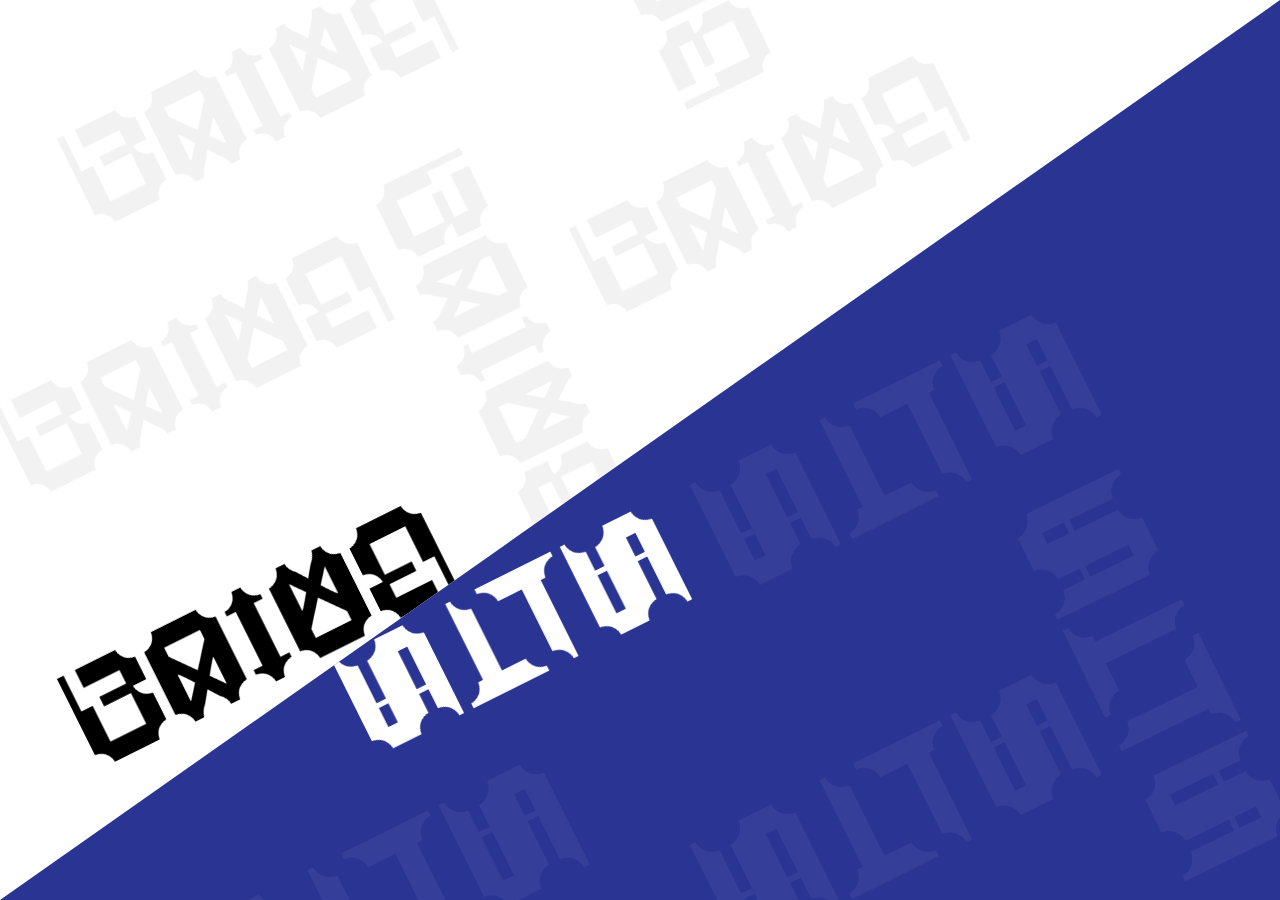
<file: index.html>
<!DOCTYPE html>
<html>
<head>
    <meta name="viewport" content="width=device-width, initial-scale=1.0">
    <link rel="stylesheet" type="text/css" href="css/style.css">
    <title>AltaBaixa</title>
</head>
<body>
    
    <div id="white-side" class="half" onclick="flip('white-side')">
        <img src="img/baixa.png" id="imagem-baixa">
        <img src="img/baixa.png" id="imagem-bback">
        <img src="img/baixa.png" id="imagem-bback2">
        <img src="img/baixa.png" id="imagem-bback3">
        <img src="img/baixa.png" id="imagem-bback4">
        <img src="img/baixa.png" id="imagem-bback5">
    </div>
    <div id="blue-side" class="half" onclick="flip('blue-side')">
        <img src="img/alta.png" id="imagem-alta">
        <img src="img/alta.png" id="imagem-aback">
        <img src="img/alta.png" id="imagem-aback2">
        <img src="img/alta.png" id="imagem-aback3">
        <img src="img/alta.png" id="imagem-aback4">
        <img src="img/alta.png" id="imagem-aback5">
    </div>
</body>
<script>
    function flip(sideId) {
    var body = document.body;

    if (sideId === 'white-side') {
        body.classList.add('slide-right');
    } else if (sideId === 'blue-side') {
        body.classList.add('slide-left');
    }

    setTimeout(function() {
        
        if (sideId === 'white-side') {
            window.location.href = 'white-side-page.html';
        } else if (sideId === 'blue-side') {
            window.location.href = 'blue-side-page.html';
        }
    }, 300); 
}
</script>
</html>
</file>
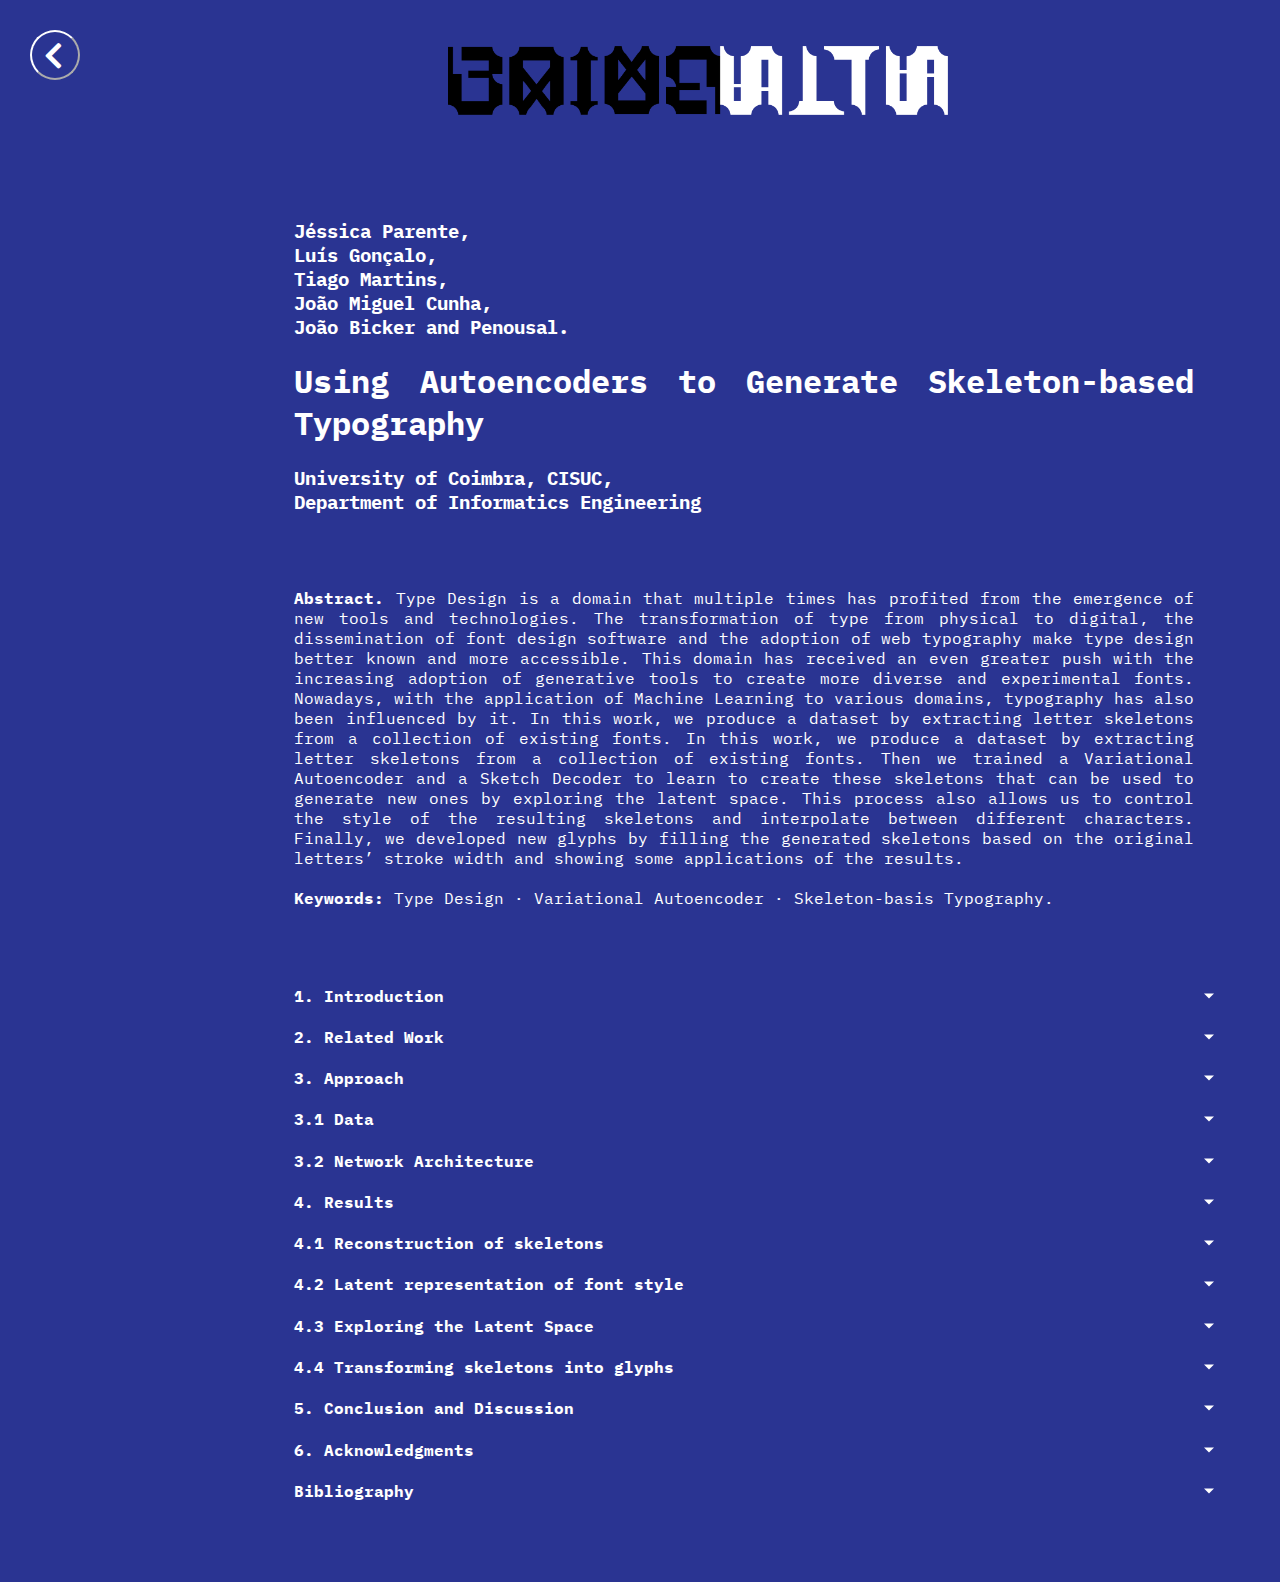
<file: blue-side-page.html>
<!DOCTYPE html>
<html>

<head>
  <meta name="viewport" content="width=device-width, initial-scale=1.0">
  <title>AltaBaixa</title>
  <link rel="stylesheet" type="text/css" href="css/style-blue.css" />
  <link rel="stylesheet" href="https://use.fontawesome.com/releases/v5.15.4/css/all.css" />
  <link rel="preconnect" href="https://fonts.googleapis.com" />
  <link rel="preconnect" href="https://fonts.gstatic.com" crossorigin />
  <link
    href="https://fonts.googleapis.com/css2?family=IBM+Plex+Mono:ital,wght@0,100;0,200;0,300;0,400;0,500;0,600;0,700;1,100;1,200;1,300;1,400;1,500;1,600;1,700&family=IBM+Plex+Sans:ital,wght@0,100;0,200;0,300;0,400;0,500;0,600;0,700;1,100;1,200;1,300;1,400;1,500;1,600;1,700&display=swap"
    rel="stylesheet" />
</head>

<body>
  <img src="img/altabaixa2.png" id="nome-revista" />

  <button onclick="window.location.href='index.html'" class="circle-button">
    <i class="fas fa-chevron-left"></i>
  </button>

  <div class="content">
    <h3>
      Jéssica Parente,<br />
      Luís Gonçalo,<br />
      Tiago Martins,<br />
      João Miguel Cunha,<br />
      João Bicker and Penousal.
    </h3>
    <h1>Using Autoencoders to Generate Skeleton-based Typography</h1>
    <h3>
      University of Coimbra, CISUC,<br />
      Department of Informatics Engineering
    </h3>
    <br />
    <br />
    <p>
      <b>Abstract.</b> Type Design is a domain that multiple times has
      profited from the emergence of new tools and technologies. The
      transformation of type from physical to digital, the dissemination of
      font design software and the adoption of web typography make type design
      better known and more accessible. This domain has received an even
      greater push with the increasing adoption of generative tools to create
      more diverse and experimental fonts. Nowadays, with the application of
      Machine Learning to various domains, typography has also been influenced
      by it. In this work, we produce a dataset by extracting letter skeletons
      from a collection of existing fonts. In this work, we produce a dataset
      by extracting letter skeletons from a collection of existing fonts. Then
      we trained a Variational Autoencoder and a Sketch Decoder to learn to
      create these skeletons that can be used to generate new ones by
      exploring the latent space. This process also allows us to control the
      style of the resulting skeletons and interpolate between different
      characters. Finally, we developed new glyphs by filling the generated
      skeletons based on the original letters’ stroke width and showing some
      applications of the results.
      <br />
      <br />
      <b>Keywords:</b> Type Design · Variational Autoencoder · Skeleton-basis
      Typography.
    </p>
    <br />
    <br />

    <h4 data-target="section1">1. Introduction</h4>
    <p id="section1" class="toggle-content">
      The design of type has undergone numerous changes over time [4]. In the
      early years, typography was seen as a system made up of a series of
      rules. The artistic movements that arrived at the beginning of the
      twentieth century rejected the historical forms and transformed outdated
      aspects of visual language and expression. However, projects that
      combined software, arts and design only appeared a few years later with
      the proliferation of personal computers, allowing programming to reach a
      wider audience. Thanks to all these changes, the tools to design type
      changed, and new possibilities for typographic experimentation appeared,
      resulting in (i) grammar-based techniques that explore the principle of
      database amplification (e.g. [2]); (ii) evolutionary systems that breed
      design solutions under the direction of a designer (e.g. [22, 15]);
      (iii) or even, Machine Learning (ML) systems that learn the glyphs
      features to build new ones (e.g. [14]) [18]. These computational
      approaches can also be helpful as a starting point of inspiration.

      <img src="img/Fig.1.png" id="figura1" alt="Figure 1" />

      <small>Fig. 1. Interpolation of the skeleton and stroke width from two
        existing A’s (light blue and red) resulting in a new A (dark blue).</small>

      <br>
      <br>
      <br>
      Most emerging fonts continue to be developed by type designers who study
      the shape of each letter and its design with great precision, despite
      the emergence of these new possibilities. Type design is a hugely
      complex discipline, and its expertise ensures typography quality [28].
      Moreover, with the proliferation of web typography and online reading,
      the use of variable and dynamic fonts has increased, allowing more
      options for font designers and font users. Additionally, visual
      identities created nowadays are becoming more dynamic [17].
      Museums, institutions, organisations, events and media increasingly
      rely on this type of identity. Consequently, designers
      should adapt their work to these new possibilities by creating dynamic
      identities with animations and mutations. Even though new
      computer systems create expressive and out-of-the-box results, they
      do not have the knowledge of an expert. But this is also an advantage,
      allowing non-arbitrary exploitation that extends the range of possibilities.
      It is necessary to create a balance to take advantage of the computational
      systems and the expert labour.
      Moreover, most generative systems that design type focus
      on the letters’ filling and don’t see the structure o a glyph as a
      variation parameter.
      <br>
      <br>
      <br>
      To overcome these limitations, we propose
      an Autoregressive model [9] that creates new glyph skeletons by
      the interpolation of existing ones. Our skeleton-based approach
      uses glyphs skeletons of existing fonts as input to ensure the quality of
      the generated results. The division of the structure and the filling of the
      glyphs add variability to the results. Different glyphs can be created by just
      changing the structure or the filling.
      The proposed approach enables the exploration of a continuous
      range of font styles by navigating on the Autoencoder
      (AE) learnt latent space. With the results of this approach, it is
      also possible to apply different filling methods that use the stroke
      width of the original letters to produce new glyphs (see Figure 1).
      <br>
      <br>
      <br>
      The remainder of this paper is divided into three sections. The following section,
      Related Work, analyzes related projects in the domain of computational
      typography with Artificial Neural Networks (ANNs). The second section, Approach,
      describes the construction of the used dataset and explains the training process.
      Then, in the Results section, we present and discuss the different experimentations
      performed and the obtained results. In this section, we also present a set of
      different possible applications of the outputs of our system. In the final section,
      Conclusion and Discussion, we draw some conclusions and lay out future work.
    </p>

    <h4 data-target="section2">2. Related Work</h4>
    <p id="section2" class="toggle-content">
      Over time, the methods and technologies available for
      type design have improved and designers have to evolve
      and adapt their process of thinking in accordance. Generative
      Adversarial Networks (GANs) have revealed impressive advances,
      presenting high-resolution images nearly indistinguishable from
      the real ones. In the typographic field, they are helpful when one wishes
      to obtain coherent glyphs in a typeface. When designing a typeface,
      one has to simultaneously seek an aesthetically appealing result and coherence
      among the different glyphs. This can be facilitated by exploring the similarities between
      the same letter present across diverse fonts, and the transferred
      stylistic elements within the same font [5]. Balashova et
      al. [2] develop a stroke-based geometric model for glyphs, a fitting
      procedure to re-parametrise arbitrary fonts to capture these correlations.
      The framework uses a manifold learning technique that allows for
      interactively improving the fit quality and interpolating, adding or removing
      stylistic elements in existing fonts. Campbell and Kautz [3] develop a similar
      contour-based framework allowing the editing of a glyph and the propagation
      of stylistic elements across the entire alphabet. Phan et al. [19] and Suveeranont and Igarashi [26] present
      two different frameworks that give one or more outline-based
      glyphs of several characters as input, producing a complete typeface
      that bears a similar style to the inputs. Rehling and Hofstadter
      [21] use one or more grid-based lowercase letters to generate the
      rest of the Roman alphabet, creating glyphs that share different style
      features. Azadi et al. [1] develop an end-to-end stacked conditional GAN
      model to generate a set of highly-stylised glyph images following a consistent
      style from very few examples.
      <br>
      <br>
      <br>
      We can also imitate the behaviour of a variable font using
      Recurrent Neural Networks (RNNs) and interpolate to obtain
      intermediate results. Lopes et al. [14] model the drawing process
      of fonts by building sequential generative models of vector graphics.
      Their model provides a scale-invariant representation of imagery.
      The latent representation may be systematically exploited to achieve
      style propagation. Shamir and Rappoport [24] present a parametric feature-
      based font design approach. The development of a visual design system
      and the use of constraints for preserving the designer’s intentions create a more
      natural environment in which high-level parametric behaviours can be defined.
      By changing the glyph parameters they create several family
      instances. Also, outside the typographic field, there are some
      good examples exploring the latent space. Sketch-RNN [7] is an
      RNN able to construct stroke-based drawings. The network produces
      sketches of common objects in a vector format and explores the latent
      space interpolation of various vector images. There is also increased
      attention to these networks and their application to facilitate the use and
      combination of fonts. A usual way to combine different fonts is by using fonts
      from the same family or created by the same designer. Another way is to find fonts that match x-height and
      ascenders/descenders. Fontjoy [20] is another tool to facilitate
      the process of mixing and matching typefaces and choosing
      fonts to use side by side. FontMap [8] and Font-VAE [10] are tools
      developed with the goal of discovering alternative fonts with the
      same aesthetics.
    </p>

    <h4 data-target="section3">3. Approach</h4>
    <p id="section3" class="toggle-content">
      In this section, we present the developed model that generates
      new letter skeletons by interpolating existing ones. This
      process allows us to control the style of the resulting font by navigating
      the latent space. We explain all the steps taken, from the
      data collection and editing, passing through the development of the
      network architecture until the experimentation and analysis of the results.

    <h4 data-target="section3.1">3.1 Data</h4>
    <p id="section3.1" class="toggle-content">
      One of the most important aspects of our approach is the
      collection and pre-processing of the dataset. We compile a
      collection of fonts in TTF font format with different weights from
      Google Fonts [6]. This dataset is composed of five different font
      styles, Serif, Sans Serif, Display, Handwriting and Monospace. We opted
      not to use handwriting and display fonts because they were largely
      distinct from the rest, which is not desirable for our approach. Their ornamental
      component, sometimes not even filled, complicates the extraction of
      a representative skeleton. We only worked with 26 characters (A-Z) of the Latin alphabet
      in their capital format. We believed that, as a work in progress,
      it would be best to create a dataset with a few characters.
      By just using capital letters, we are reducing the complexity of the
      approach. After selecting the fonts, we remained with 2623 TTF files. Then, we use
      the library Skelefont [16] to extract the skeleton of a font file. It applies the
      Zhang-Suen Thinning Algorithm [29] to derive the structural lines of a binary
      image. This library also allows the extraction of the points of the skeletons
      as well as the connections between them. It can also calculate
      the distance between the points and their closest borderline
      pixel, returning the stroke width of the original glyph at each
      of these points.For each font, we rasterise the vectors that compose
      the skeleton of each glyph into a 64x64px black and white image. We
      also save all points’ positions and stroke width of the original glyph in a file
      to use later to generate the filling of the glyphs Then, we repeat the process
      for the 26 letters of the alphabet (capital letters of the Latin alphabet only). This
      process is shown in the first three images of the diagram in Figure 2.
    </p>

    <h4 data-target="section3.2">3.2 Network Architecture</h4>
    <p id="section3.2" class="toggle-content">
      The proposed model consists of a Conditional Variational
      Autoencoder (VAE) [11] and an Autoregressive sketch decoder.
      We used a VAE instead of a regular AE to allow us to manipulate
      the latent vectors more easily. The output of the VAE are the parameters
      of distribution instead of vectors in the latent space. Moreover,
      the VAE imposes a constraint on this latent distribution forcing it to be a
      normal distribution which makes sure that the latent space is regularised.
      Therefore, we can create smoother transitions between different fonts when
      we sample the latent space moving from one cluster to the other. The Conditional part of the model allows us to
      input which
      letter we are encoding and decoding allowing us to manipulate
      better which letter we are creating. Finally, as all the letters
      share the same latent space we can also explore the skeletons between
      different letters.
      <br>
      <br>
      <br>
      Figure 2 shows a diagram of the architecture used. In summary, the encoder
      employs a Convolutional Neural Network (CNN) that processes the greyscale
      images and encodes them into two 64-D latent vectors which consist of a set of
      means (μ) and standard deviations (σ) of a Gaussian representation.
      Through experimentation, we found that size 64 for the latent
      code presents the best results for our approach as it is a
      good trade-off, allowing us to compress all the characteristics of
      the letter while keeping its tractability. Then, using the mean and
      standard deviation we take a sample from the Gaussian representation
      z to be used as input for both decoders, the image decoder and the
      sketch decoder. The image decoder consists of a set of convolutional transpose
      layers that receive the z vector and decodes it into a greyscale image
      which is compared with the original input.
      The sketch decoder consists of an LSTM [9] with dropout [25,
      23] that transforms the z vector into a sequence of 30 points
      creating a single continuous path. This path is rasterised using
      a differentiable vector graphics library [13] to produce an output
      image. This library allows converting vector data to a raster representation
      while facilitating backpropagation between the two domains. In
      the rasterisation process, we take the sequence of 30 x and y values and
      transform them to canvas coordinates. Then, we create a line that connects all points following
      the same order they are returned from the sketch decoder.
      The width of this path needs to be carefully selected to match
      the width of the original skeleton. If the width of the path is thinner
      than in the original images, at some part of the training process, the
      network stops trying to compose the whole letter and starts to fill the
      width of the letter in a zig-zag manner. However, if the line is thicker than
      in the original images we lose detail in the final skeleton.
      <br>
      <br>
      <br>
      Finally, we render the produced path in a canvas as a greyscale
      image that is compared with the original image. Although the
      standard VAE works at the pixel level, the output of our sketch
      decoder is a sequence of points, thus allow- ing the generation of
      scalable vector graphics that allow easier manipulation of the generated
      skeletons without losing quality. The loss value is calculated in a
      similar way as in the standard VAEs. We calculate the Binary Cross Entropy
      between the output images of the image decoder and the original inputs.
      We also calculate the Kullback-Leibler Divergence
      [12] to allow a regularised distribution of
      the latent space. Finally, we compute the Binary
      Cross Entropy between the original inputs and the
      output of the sketch decoder. To obtain the final loss
      value we add the three values together.

      <img src="img/Fig.2.jpg" id="figura2" alt="Figure 2" />
      <small>Fig.2 Diagram of the architecture of our approach.</small>

    </p>
    </p>

    <h4 data-target="section4">4. Results</h4>
    <p id="section4" class="toggle-content">
      The VAE and sketch decoder trained for 50 epochs with a
      learning rate of 0.001 and a batch size of 256. As mentioned
      before, we use 2623 64 × 64px black and white images of
      skeletons for each capital letter of the Latin alphabet, so our dataset
      is constituted of 68 198 images.

    <h4 data-target="section4.1">4.1 Reconstruction of skeletons</h4>
    <p id="section4.1" class="toggle-content">
      As mentioned before, the model returns a sequence of points that, when
      connected, create a reconstruction of the skeleton image used as input.
      In most cases, the generated strokes reconstruct the basic
      features of the skeleton. For example, in the case of the letter
      “A”, the network first creates one stem, then the crossbar connects
      both stems and finally draws the second stem. Even though
      there is nothing to control the distance between points or to enforce
      them to be close, the network learns that it needs to connect both stems
      at the beginning and the end of the sequence.
      Another interesting feature observable in the reconstruction
      is related to how the ANN handles the letter “T”. This letter
      presents one of the simplest skeletons of the alphabet, so the
      network can learn how to generate the whole structure of the letter
      very quickly in comparison with others.
      <br>
      <br>
      <br>
      Figure 3 presents a comparison between the original inputs and the reconstructed
      skeletons using a single stroke. The reconstructions of “C”, “L”
      or “K”, for example, are very similar. The letters “A”, “X” and “K” present a more complex challenge
      to the network as it needs to create a path that overlaps itself
      to draw the whole letter structure with only one line. Sometimes,
      the serif is lost in the reconstruction due to the same issue. The line
      must overlap itself multiple times to create the small parts without
      messing with the overall structure of the letter. But the other reason for
      this could be that the number of letters with serif is lower than the number
      of letters without it In summary, even though the small details of
      the letters might be lost, our network is able to
      create the minimal structure of the letter, generating
      skeletons that cannot be confused with any
      other letter.

      <img src="img/Fig.3.png" id="figura3" alt="Figure 3" />
      <small> 3. Comparison between the originals (left) and the reconstructed skeletons (right).</small>

    </p>

    <h4 data-target="section4.2">4.2 Latent representation of font style</h4>
    <p id="section4.2" class="toggle-content">
      To understand if the trained model can learn a latent representation
      for the different letters that is smooth and interpretable,
      we need to visualise the 64-dimensional z vectors for the
      dataset. So we take all the images of the dataset (68198 images) and
      encode them using our network. Then, using the means and standard
      deviations of each encoded image we took a sample from the distribution.
      Finally, we took all the z vectors and reduced their dimensionality using
      the t-SNE algorithm [27]. This allows us to reduce the z vectors from a size of 64 to two
      dimensions which can be translated to positions in a two-dimensional
      domain. For each position of a two-dimensional grid,
      we place the image of the best candidate. We select this candidate
      by finding the two-dimensional encoding closest to that position.
      Figure 4 presents the visualisation of the results. In general, the model
      can separate the different letters into clusters. In some cases, it is also possible
      to observe that similar letters are placed near each other, for example in
      the case of the letters “B”, “R” and “P”. These three letters present similar anatomical characteristics,
      they share a top bowl and they all have a vertical stem, thus
      they are placed near each other. The same happens for the letters
      “T” and “I” which are placed more separately from the rest but near
      each other. Even though the majority of the skeletons for the letter
      “I” is represented with a single stem, in some cases, when they have serif,
      they are similar to the letter “T” but with a cross stroke on the top and
      bottom part of the letter. This leads to both letters having a strong similarity
      between each other, therefore they are placed together in the latent space.
      <br>
      <br>
      <br>
      We also create a similar representation contemplating the
      skeleton images of a single letter (2623 images). To understand
      if the trained model was able to smoothly change styles
      within the same letter we created a similar visualisation as in Figure
      4. Figure 5 presents the visualisation of the results for the letter “R”. As
      it is possible to observe, the model is able to separate the different font
      weights across the latent space, creating different regions. The zoom-in boxes show four separate locations where
      we
      notice a concentration of specific font styles. In (A) it is presented
      a region where the condensed fonts are, while the opposite
      corner (D) represents the most extended fonts. It is also possible to
      observe that (B) represents the italic, and finally (C) presents most of
      the fonts with serifs. Local changes within these regions are also visible,
      where the font width increases when distancing from the region (A) and
      approximating to the region (D). It is also possible to observe a slight increase
      in the font height in the top-bottom direction.


      <img src="img/Fig.4.png" id="figura4" alt="Figure 4" />
      <small>Fig. 4. t-SNE visualisation of the learned latent space z for all the capital letters of the Latin
        alphabet.</small>

      <img src="img/Fig.5.png" id="figura5" alt="Figure 5" />
      <small>Fig. 5. t-SNE visualisation of the learned latent space z for a single letter.</small>

    </p>

    <h4 data-target="section4.3">4.3 Exploring the Latent Space</h4>
    <p id="section4.3" class="toggle-content">
      After analysing whether the latent space translates font
      characteristics for meaningful latent representation, we explore
      linear interpolations between pairs of skeletons for a given
      glyph. First, we encode two randomly selected fonts from the dataset
      into their corresponding z vectors. Then, we perform a linear interpolation
      between the two vectors and, using the trained sketch decoder,
      we reconstruct the skeletons for these vectors.
      Figure 6 shows some results of this exploration. The first and
      last glyph of each row are the original skeletons, and in the
      middle are the interpolations between them two. The interpolation
      percentage starts at 0% and ends at 100%, which means that
      the second skeleton is a reconstruction of the glyph on the left side,
      and the penultimate skeleton is a reconstruction of the glyph on the
      right.

      <img src="img/Fig.6.png" id="figura6" alt="Figure 6" />
      <small>6. Results of the latent space interpolation between different skeletons of the same letter. An
        example video of multiple interpolations can be found at https://imgur. com/a/qf1m2Da.</small>

      The results show that the model is not only able to decode
      meaningful skeletons but it is also able to control several characteristics
      of it. In the example of the letter “N”, not only the model
      can control the width of the letter, but it also controls its height.
      <br>
      <br>
      <br>
      As it is possible to observe in the interpolations presented in Figure 6, not
      only the model is able to decode meaningful skeletons but it is able to control
      several characteristics of it.
      In the example of the letter “H”, the width of the letter is slightly
      changed until it matches the width of each skeleton input
      image. In the case of the letter “N”, not only the model is able to
      control the width of the letter, but it also controls its height. At the
      same time the width of the letter changes, its height is also modified
      to match its parents, which allows wider control over the skeleton that
      can be created. In the case of the letter “T”, it is possible to observe that the
      model can also control how much the letter is italic. As we go from the left input skeleton image to the right,
      the
      stem of the letter gets closer to a vertical position. This not only
      shows that the model is capable of perceiving different angles
      but it can also transition between them gradually. Therefore, we
      might be able to control all these stylisations of the skeletons by navigating
      the latent space. This can be observed in the visualisation shown
      in Figure 5. There are certain regions dedicated to different letter styles.
      So, we can navigate this space in order to create fonts that demonstrate a set
      of desired styles.
      <br>
      <br>
      <br>
      We also interpolate between skeletons of different letters.
      By observing the resulting skeletons present in Figure 7, we
      observe that the model is able to pass from one skeleton to
      another from different letters. Sometimes the morphings are not
      even expected to be smooth, because some letters have anatomical
      parts completely different, like for instance the “Z” and “T”. The generated
      skeleton starts as “Z” but over time it loses its bottom crossstroke.
      Moreover, its diagonal stroke slightly changes its angle and transforms itself
      into the stem of a “T”.There are also other transformations that are expected, such
      as the case of “P” and “F”, which share a stem. Over the line, the
      generated skeleton opens its bowl to create the arms of the “F”
      and at the same time slightly inclines the stem to create an italic
      glyph according to the inclination of the “F”. Another information that
      we can obtain is that sometimes we start to visualise intermediate skeletons
      that look like other existing letter’s skeletons. For example, when we
      explore the latent space between “G” and “L” in some intermediary steps we
      can observe some resemblance with the letter “C”.

      <img src="img/Fig.7.jpg" id="figura7" alt="Figure 7" />
      <small> Fig. 7. Results of the latent space interpolation between skeletons of different letters.</small>
    </p>

    <h4 data-target="section4.4">4.4 Transforming skeletons into glyphs</h4>
    <p id="section4.4" class="toggle-content">
      So far, we have demonstrated how our system is able to reconstruct
      and create new skeletons through the exploration of latent
      space. However, our goal is to develop a tool to support the design
      process by allowing the creation of artificial variable fonts or morphing
      fonts, so it is imperative to test the application of the generated skeletons.
      <br>
      <br>
      <br>
      As mentioned before, the skeleton extraction library [16] allows,
      in addition to extracting the points, obtaining the stroke
      width at each point of the skeleton. When we created the dataset,
      by extracting the skeletons of the uppercase letters of the Latin
      alphabet for each font file that we selected, we saved the points of
      each skeleton and its stroke width to use posteriorly. With these values,
      we were able to interpolate the stroke width along with the generated
      skeleton. The process of filling the generated skeletons is the following.
      First, we randomly choose two skeletons to interpolate. Then,
      we calculate the stroke width at each point of the generated
      skeletons. To do this, we calculate the corresponding point on the
      skeletons that serve as input for the creation of intermediate skeletons.
      We do this calculation by overlapping the input skeletons and the
      generated skeleton and calculating the closest match. The stroke width
      at each point is a result of combining the interpolation of the widths of the
      input skeletons.Figure 8 shows some results in which each row represents a
      different interpolation. Looking at the generated glyphs, we
      can see that they look similar to a regular font. With a few adjustments,
      we could use them as a variable font. Now, with interpolated
      fill, the contrast between variations is more visible, because we had
      another parameter to the glyph design. By splitting the skeleton and the
      filler we have more visual possibilities because we are not stuck with a filler.
      In these tests, we use filling in the original fonts to fill in the intermediate
      ones, but it is not mandatory. We can even use some fonts to create the skeleton and others
      to create the filling or even use a fixed value along the skeleton.
      By applying the filling, the interpolated glyphs become more
      unique, by suffering more alterations when moving between the
      two input glyphs. For example, in the “S” (Figure 8) we can observe
      that besides the axis alteration, the glyphs also change in contrast.
      The generated “S” near the left is styled more like a modern font, with high
      contrast and serifs. From left to right the contrast inside the generated glyphs
      turns almost nil and they lost the serifs.

      <img src="img/Fig.8.png" id="figura8" alt="Figure 8" />
      <small>Fig. 8. Results of the latent space interpolation filling the skeleton with an interpolated stroke
        width.</small>

      As mentioned before, our system provides a tool to facilitate
      the process of building these dynamic identities with a
      typographic component. With this tool, designers can generate
      skeletons and develop a filling to create their versions of glyphs.
      To demonstrate the application of our system we made a series of
      experimentations with different ways of using the obtained skeletons
      by our model (see Figure 9 and 10). In the first application (Figure 9), we
      present the interpolation* between two input glyphs. The input glyphs are represented in red and light blue while
      the generated one is in dark blue. To visualise the three superimposed
      glyphs, we apply the multiply effect, thus obtaining another
      colour that represents the common parts between the generated
      and the original ones. The generated glyphs are very diverse on
      a visual level, enabling the design of a dynamic visual identity with the
      use of only two fonts. We believe that the mutating factor of these results
      provides an identity that is easily placed side by side with the dynamic visual
      identities and variable fonts that are made these days. In the second application (Figure 10), the generated
      glyphs
      use just the interpolated skeletons. The stroke width is also
      calculated based on the input glyphs. However, the filling is further
      away from the traditional typographic visual aspect. Along the
      skeleton line, we draw a series of crosswise line segments to define
      the width of the glyph’ stroke. The density changes to accommodate the
      same number of line segments between each pair of points.

      <img src="img/Fig.9.png" id="figura9" alt="Figure 9" />
      <small>Fig. 9. First example of application of the generated skeletons into glyphs to create a typographic
        identity. The glyphs present in the images are composed of the two input glyphs, in red
        and light blue, and the interpolated glyph, in dark blue. An example video of multiple interpolations
        can be found at https://imgur.com/3XTecg5.</small>

      <img src="img/Fig.10.png" id="figura10" alt="Figure 10" />
      <small>Fig. 10. Second example of application of the generated skeletons into glyphs to create a typographic
        identity. The glyphs present in the image are the result of the interpolation of two input
        skeleton glyphs.</small>

    </p>

    <h4 data-target="section5">5. Conclusion and Discussion</h4>
    <p id="section5" class="toggle-content">
      Since its emergence, type design has been adapting to technological
      advances. Nowadays, most typefaces are developed by
      type designers, who study the design and anatomy of each character
      with great precision. Type design is a difficult and time-consuming
      process. Our approach takes advantage of the knowledge present in the
      design of a typeface and the computational possibilities that ANNs provide.
      We propose a VAE combined with an Autoregressive model to generate
      glyphs’ skeletons by interpolating existing ones. Our contributions are the following, a sketch decoder capable
      of (i) reconstructing images of glyphs’ skeletons using a
      single stroke, (ii) controlling font styles by navigating the latent
      space, (iii) interpolating between two skeletons to create new ones.
      By creating interpolations between existing fonts we develop a method
      to help designers in making their artificial variable fonts, easing the
      usual glyph production. We also explored a feature of a skeleton extraction
      library, which calculates the stroke width at each point of the letter skeleton,
      to produce a fill for the generated skeletons By interpolating between skeletons of different letters we are
      creating new glyph forms that resemble other existing glyphs.
      This opens up new exploration possibilities for the future. We envision
      that our approach can find use as a tool for graphic designers
      to facilitate font design. We can employ this system to generate new
      skeletons, which the designer can fill with the desired style, but also be
      used as inspiration seed to create new glyphs
      We expect to make several future contributions. First, we want to change the
      architecture of the sketch decoder to be able to use multiple strokes.
      In some cases, our approach was able to draw skeleton letters
      that require more than one line by overlapping them. However,
      if the sketch decoder had access to multiple strokes, this problem
      could be solved more easily. Finally, we intend to change the
      input of the network so it can receive a vector version of the skeletons
      instead of a pixel-based image. This way we can work with an end-to-end
      architecture focused on vector format leading to better quality skeletons
      without any loss of information.
    </p>

    <h4 data-target="section6">6. Acknowledgments</h4>
    <p id="section6" class="toggle-content">
      This work is partially funded by national funds through the
      FCT - Foundation for Science and Technology, I.P., within the
      scope of the project CISUC - UID/CEC/00326/2020 and by European
      Social Fund, through the Regional Operational Program Centro
      2020, and under the grant SFRH/BD/148706/2019.
    </p>

    <h4 data-target="section7">Bibliography</h4>
    <p id="section7" class="toggle-content">
      <b>[1]</b> Samaneh Azadi, Matthew Fisher, Vladimir G Kim, Zhaowen Wang, Eli
      Shechtman, and Trevor Darrell. Multi-Content GAN for Few-Shot Font Style
      Transfer. CoRR, abs/1712.00516, 2017.
      <br>
      <br>
      <b>[2]</b> Elena Balashova, Amit H Bermano, Vladimir G Kim, Stephen DiVerdi, Aaron
      Hertzmann, and Thomas A Funkhouser. Learning A Stroke-Based Representation for
      Fonts. Comput. Graph. Forum, 38(1):429–442, 2019.
      <br>
      <br>
      <b>[3]</b> Neill D. F. Campbell and Jan Kautz. Learning a manifold of fonts. ACM Trans. Graph., 33(4),
      jul 2014. ISSN 0730-0301. https://doi.org/ 10.1145/2601097.2601212. URL https://doi.org/10.1145/2601097.
      2601212.
      <br>
      <br>
      <b>[4]</b> Karen Cheng. Designing type. Yale University Press, 2020.
      <br>
      <br>
      <b>[5]</b> João Miguel Cunha, Tiago Martins, Pedro Martins, João Bicker, and Penousal
      Machado. Typeadviser: a type design aiding-tool. In C3GI@ ESSLLI, 2016.
      <br>
      <br>
      <b>[6]</b> Google. Google Web Fonts, 2012. http://www.google.com/webfonts/v2/, visited
      2022-01-02.
      <br>
      <br>
      <b>[7]</b> David Ha and Douglas Eck. A neural representation of sketch drawings. In ICLR, 2018.
      URL https://openreview.net/forum?id=Hy6GHpkCW.
      <br>
      <br>
      <b>[8]</b> Kevin Ho. Organizing the World of Fonts with AI, 2017. https://medium.
      com/ideo-stories/organizing-the-world-of-fonts-with-ai-7d9e49ff2b25, visited
      03/01/2022.
      <br>
      <br>
      <b>[9]</b> Sepp Hochreiter and Ju ̈rgen Schmidhuber. Long short-term memory. Neural
      computation, 9(8):1735–1780, 1997.
      <br>
      <br>
      <b>[10]</b> Sukjoo Hong. Font-VAE, 2019. https://github.com/hngskj/Font-VAE, visited 2022-01-
      02.
      <br>
      <br>
      <b>[11]</b> Diederik P. Kingma and Max Welling. Auto-Encoding Variational Bayes. In 2nd International
      Conference on Learning Representations, ICLR 2014, Banff, AB, Canada, April 14-16, 2014, Conference
      Track Proceedings, 2014.
      <br>
      <br>
      <b>[12]</b> S. Kullback and R. A. Leibler. On information and sufficiency. Ann. Math.
      Statist., 22(1):79–86, 1951.
      <br>
      <br>
      <b>[13]</b> Tzu-Mao Li, Michal Luk ́aˇc, Micha ̈el Gharbi, and Jonathan Ragan-Kelley.
      Differentiable vector graphics rasterization for editing and learning. ACM Transactions
      on Graphics (TOG), 39(6):1–15, 2020.
      <br>
      <br>
      <b>[14]</b> Raphael Gontijo Lopes, David Ha, Douglas Eck, and Jonathon Shlens. A Learned Representation
      for Scalable Vector Graphics. In DGS@ICLR. OpenReview.net, 2019.
      <br>
      <br>
      <b>[15]</b> Tiago Martins, Jo ̃ao Correia, Ernesto Costa, and Penousal Machado. Evotype:
      Evolutionary type design. In International Conference on Evolutionary and Biologically
      Inspired Music and Art, pages 136–147. Springer, 2015.
      <br>
      <br>
      <b>[16]</b> Tiago Martins, J ́essica Parente, and Jo ̃ao Bicker. Skelefont, 2018.
      https: //github.com/tiagofmartins/skelefont, visited 2022-02-01.
      <br>
      <br>
      <b>[17]</b> Tiago Martins, Jo ̃ao M Cunha, Jo ̃ao Bicker, and Penousal Machado. Dynamic
      visual identities: from a survey of the state-of-the-art to a model of features
      and mechanisms. Visible Language, 53(2), 2019.
      <br>
      <br>
      <b>[18]</b> Jon Paul McCormack, Alan Dorin, and Troy Christopher Innocent. Generative design:
      a paradigm for design research. In J Redmond, D Durling, and A de Bono, editors, Futureground,
      volume 2, pages 0 – 0. Monash University, 2005. ISBN 0975606050. URL http://www.
      designresearchsociety. org/futureground/intro.html.
      <br>
      <br>
      <b>[19]</b> Quoc Huy Phan, Hongbo Fu, and Antoni B Chan. FlexyFont: Learning
      Transferring Rules for Flexible Typeface Synthesis. Comput. Graph. Forum,
      34(7):245–256, 2015.
      <br>
      <br>
      <b>[20]</b> Jack Qiao. Fontjoy - Generate font pairings in one click. http://fontjoy. com/,
      visited 2022-01-02.
      <br>
      <br>
      <b>[21]</b> John Rehling and Douglas Hofstadter. Letter Spirit: A Model of Visual Creativity. In
      ICCM, pages 249–254, 2004.
      <br>
      <br>
      <b>[22]</b> Michael Schmitz. genoTyp, an experiment about genetic typography. Proceedings of Generative
      Art 2004, 2004.
      <br>
      <br>
      <b>[23]</b> Stanislau Semeniuta, Aliaksei Severyn, and Erhardt Barth. Recurrent dropout without memory
      loss. In Nicoletta Calzolari, Yuji Matsumoto, and Rashmi Prasad, etors,978-4-87974-702-0. COLING,
      pages 1757–1766. ACL, 2016. ISBN 978-4-87974-702-0.
      <br>
      <br>
      <b>[24]</b> Ariel Shamir and Ari Rappoport. Feature-Based Design of Fonts Using
      Constraints. In Roger D Hersch, Jacques Andr ́e, and Heather Brown, editors,
      EP, volume 1375 of Lecture Notes in Computer Science, pages 93–108. Springer,
      1998. ISBN 3-540-64298-6.
      <br>
      <br>
      <b>[25]</b> Nitish Srivastava, Geoffrey E. Hinton, Alex Krizhevsky, Ilya Sutskever, and Ruslan Salakhutdinov.
      Dropout: a simple way to prevent neural networks from overfitting. Journal of
      Machine Learning Research, 15(1):1929–1958, 2014.
      <br>
      <br>
      <b>[26]</b> Rapee Suveeranont and Takeo Igarashi. Example-based automatic font
      generation. In Robyn Taylor, Pierre Boulanger, Antonio Kru ̈ger, and Patrick
      Olivier, editors, Smart Graphics, volume 6133 of Lecture Notes in Computer Science,
      pages 127–138. Springer, 2010. ISBN 978-3-642-13543-9.
      <br>
      <br>
      <b>[27]</b> Laurens van der Maaten and Geoffrey Hinton. Visualizing data using t-SNE. Journal
      of Machine Learning Research, 9:2579–2605, 2008.
      <br>
      <br>
      <b>[28]</b> Bruce Willen and Nolen Strals. Lettering & type: creating letters and designing typefaces.
      Princeton Architectural Press, 2009.
      <br>
      <br>
      <b>[29]</b> T Y Zhang and Ching Y Suen. A fast parallel algorithm for thinning digital patterns. Communications
      of the ACM, 27(3):236–239, 1984.
    </p>
    <br>
    <br>
    <br>
  </div>
</body>
<script>
  document.addEventListener("DOMContentLoaded", function () {
    
    document.querySelectorAll("h4[data-target]").forEach(function (h4) {
      h4.addEventListener("click", function () {
        var targetId = h4.getAttribute("data-target");
        var targetElement = document.getElementById(targetId);

        if (targetElement.style.display === "none") {
          targetElement.style.display = "block";
          h4.classList.add("active");
        } else {
          targetElement.style.display = "none";
          h4.classList.remove("active");
        }
      });
    });
  });
</script>

</html>
</file>
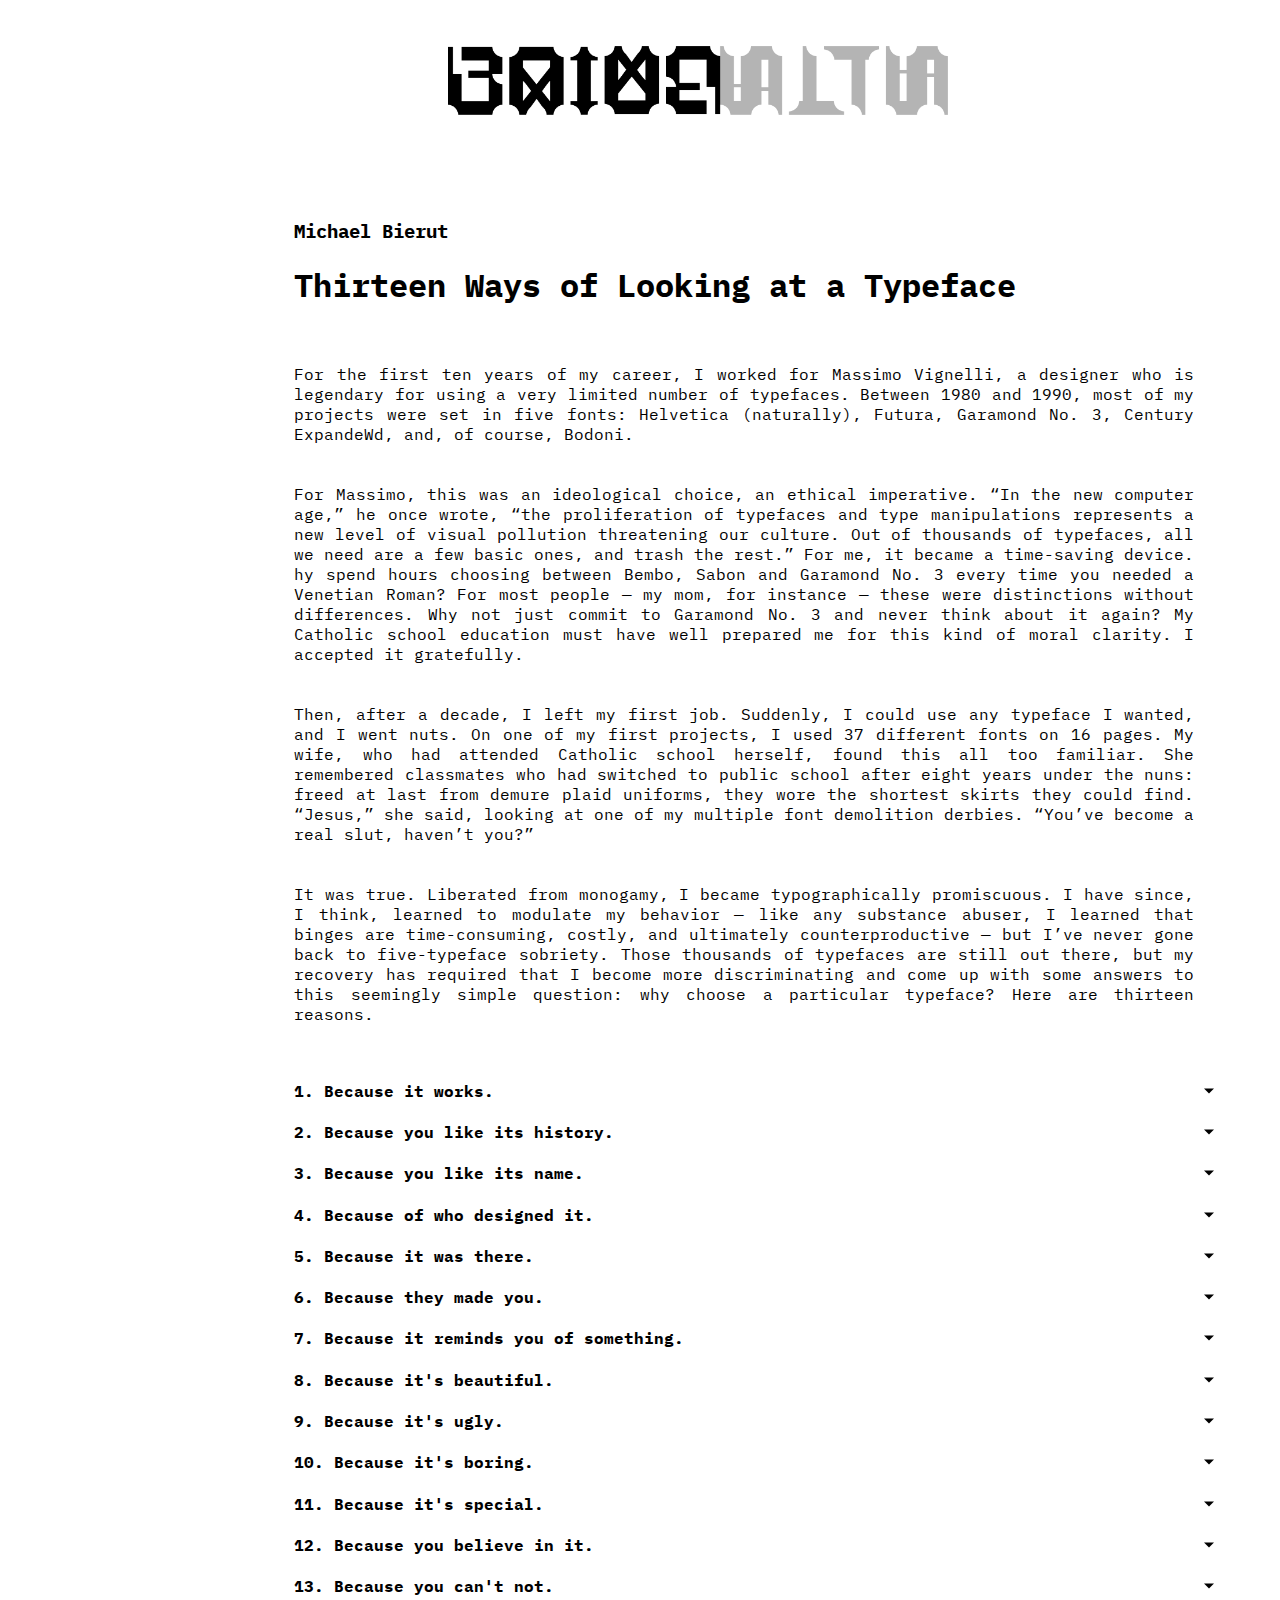
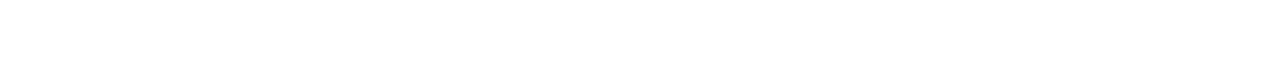
<file: white-side-page.html>
<!DOCTYPE html>
<html>
  <head>
    <meta name="viewport" content="width=device-width, initial-scale=1.0">
    <title>AltaBaixa</title>
    <link rel="stylesheet" type="text/css" href="css/style-white.css" />
    <link
      rel="stylesheet"
      href="https://use.fontawesome.com/releases/v5.15.4/css/all.css"
    />
    <link rel="preconnect" href="https://fonts.googleapis.com" />
    <link rel="preconnect" href="https://fonts.gstatic.com" crossorigin />
    <link
      href="https://fonts.googleapis.com/css2?family=IBM+Plex+Mono:ital,wght@0,100;0,200;0,300;0,400;0,500;0,600;0,700;1,100;1,200;1,300;1,400;1,500;1,600;1,700&family=IBM+Plex+Sans:ital,wght@0,100;0,200;0,300;0,400;0,500;0,600;0,700;1,100;1,200;1,300;1,400;1,500;1,600;1,700&display=swap"
      rel="stylesheet"
    />
    
  </head>
  <body>
    <img src="img/altabaixa.png" id="nome-revista" />

    <button onclick="window.location.href='index.html'" class="circle-button">
      <i class="fas fa-chevron-right"></i>
    </button>

    <div class="content">
      <h3>Michael Bierut</h3>
      <h1>Thirteen Ways of Looking at a Typeface</h1>
      <br />
      <p>
        For the first ten years of my career, I worked for Massimo Vignelli, a
        designer who is legendary for using a very limited number of typefaces.
        Between 1980 and 1990, most of my projects were set in five fonts:
        Helvetica (naturally), Futura, Garamond No. 3, Century ExpandeWd, and,
        of course, Bodoni.
        <br />
        <br />
        <br />
        For Massimo, this was an ideological choice, an ethical imperative. “In
        the new computer age,” he once wrote, “the proliferation of typefaces
        and type manipulations represents a new level of visual pollution
        threatening our culture. Out of thousands of typefaces, all we need are
        a few basic ones, and trash the rest.” For me, it became a time-saving
        device. hy spend hours choosing between Bembo, Sabon and Garamond No. 3
        every time you needed a Venetian Roman? For most people — my mom, for
        instance — these were distinctions without differences. Why not just
        commit to Garamond No. 3 and never think about it again? My Catholic
        school education must have well prepared me for this kind of moral
        clarity. I accepted it gratefully.
        <br />
        <br />
        <br />
        Then, after a decade, I left my first job. Suddenly, I could use any
        typeface I wanted, and I went nuts. On one of my first projects, I used
        37 different fonts on 16 pages. My wife, who had attended Catholic
        school herself, found this all too familiar. She remembered classmates
        who had switched to public school after eight years under the nuns:
        freed at last from demure plaid uniforms, they wore the shortest skirts
        they could find. “Jesus,” she said, looking at one of my multiple font
        demolition derbies. “You’ve become a real slut, haven’t you?”
        <br />
        <br />
        <br />
        It was true. Liberated from monogamy, I became typographically
        promiscuous. I have since, I think, learned to modulate my behavior —
        like any substance abuser, I learned that binges are time-consuming,
        costly, and ultimately counterproductive — but I’ve never gone back to
        five-typeface sobriety. Those thousands of typefaces are still out
        there, but my recovery has required that I become more discriminating
        and come up with some answers to this seemingly simple question: why
        choose a particular typeface? Here are thirteen reasons.
      </p>
      <br />
      <h4 data-target="section1">1. Because it works.</h4>
      <p id="section1" class="toggle-content">
        Some typefaces are just perfect for certain things. I’ve specified
        exotic fonts for identity programs that work beautifully in headlines
        and even in text, but sooner or later you have to set that really tiny
        type at the bottom of the business reply card. This is what Franklin
        Gothic is for. Careful, though: some typefaces work too well. Frutiger
        has been used so much for signage programs in hospitals and airports
        that seeing it now makes me feel that I’m about to get diagnosed with a
        brain tumor or miss the 7:00 to O’Hare.
      </p>
      <h4 data-target="section2">2. Because you like its history.</h4>
      <p id="section2" class="toggle-content">
        I’ve heard of several projects where the designer found a font that was
        created the same year the client’s organization was founded. This must
        give the recommendation an aura of manifest destiny that is positively
        irresistible. I haven’t had that luck yet, but still try to find the
        same kind of evocative alignment. For instance, I was never a fan of
        Aldo Novarese’s Eurostyle, but I came to love it while working on a
        monograph on Eero Saarinen: they both share an expressiveness peculiar
        to the postwar optimism of the 1950’s.
      </p>
      <h4 data-target="section3">3. Because you like its name.</h4>
      <p id="section3" class="toggle-content">
        Once I saw a project in a student portfolio that undertook the dubious
        challenge of redesigning the Tiffany’s identity. I particularly disliked
        the font that was used, and I politely asked what it was. “Oh,” came the
        enthusiastic response, “that’s the best part! It’s called Tiffany!” On
        the other hand, Bruce Mau designed Spectacle, the book he created with
        David Rockwell, using the typeface Rockwell. I thought this was funny.
      </p>
      <h4 data-target="section4">4. Because of who designed it.</h4>
      <p id="section4" class="toggle-content">
        Once I was working on a project where the client group included some
        very strong-minded architects. I picked Cheltenham, an idiosyncratic
        typeface that was not only well-suited to the project’s requirements,
        but was one of the few I know that was designed by an architect, Bertram
        Goodhue. Recently, I designed a publications program for a girls’
        school. I used a typeface that was designed by a woman and named after
        another, Zuzana Licko’s Mrs. Eaves. In both cases, my clients knew that
        the public would be completely unaware of the story behind the font
        selection, but took some comfort in it nonetheless. I did too.
      </p>
      <h4 data-target="section5">5. Because it was there.</h4>
      <p id="section5" class="toggle-content">
        Sometimes a typeface is already living on the premises when you show up,
        and it just seems mean to evict it. “We use Baskerville and Univers 65
        on all our materials, but feel free to make an alternate suggestion.”
        Really? Why bother? It’s like one of those shows where the amateur chef
        is given a turnip, a bag of flour, a leg of lamb and some maple syrup
        and told to make a dish out of it. Sometimes it’s something you’ve never
        used before, which makes it even more fun.
      </p>
      <h4 data-target="section6">6. Because they made you.</h4>
      <p id="section6" class="toggle-content">
        And sometimes it’s something you’ve never used before, for good reason.
        “We use ITC Eras on all our materials.” “Can I make an alternate
        suggestion?” “No.” This is when blind embossing comes in handy.
      </p>
      <h4 data-target="section7">7. Because it reminds you of something.</h4>
      <p id="section7" class="toggle-content">
        Whenever I want to make words look straightforward, conversational, and
        smart, I frequently consider Futura, upper and lower case. Why? Not
        because Paul Renner was straightforward, conversational, and smart,
        although he might have been. No, it’s because 45 years ago, Helmut Krone
        decided to use Futura in Doyle Dane Bernbach’s advertising for
        Volkswagen, and they still use it today. One warning, however: what
        reminds you of something may remind someone else of something else.
      </p>
      <h4 data-target="section8">8. Because it's beautiful.</h4>
      <p id="section8" class="toggle-content">
        Cyrus Highsmith’s Novia is now commercially available. He originally
        designed it for the headlines in Martha Stewart Weddings. Resistance is
        futile, at least mine is.
      </p>
      <h4 data-target="section9">9. Because it's ugly.</h4>
      <p id="section9" class="toggle-content">
        About 10 years ago, I was asked to redesign the logo for New York
        magazine. Milton Glaser had based the logo on Bookman Swash Italic, a
        typeface I found unimaginably dated and ugly. But Glaser’s logo had
        replaced an earlier one by Peter Palazzo that was based on Caslon
        Italic. I proposed we return to Caslon, and distinctly remember saying,
        “Bookman Swash Italic is always going to look ugly.” The other day, I
        saw something in the office that really caught my eye. It was set in
        Bookman Swash Italic, and it looked great. Ugly, but great.
      </p>
      <h4 data-target="section10">10. Because it's boring.</h4>
      <p id="section10" class="toggle-content">
        Tibor Kalman was fascinated with boring typefaces. “No, this one is too
        clever, this one is too interesting,” he kept saying when showed him the
        fonts I was proposing for his monograph. Anything but a boring typeface,
        he felt, got in the way of the ideas. We settled on Trade Gothic.
      </p>
      <h4 data-target="section11">11. Because it's special.</h4>
      <p id="section11" class="toggle-content">
        In design as in fashion, nothing beats bespoke tailoring. I’ve
        commissioned custom typefaces from Jonathan Hoefler and Tobias
        Frere-Jones and Joe Finocchiaro, and we’re currently working with
        Matthew Carter and Chester. It is the ultimate indulgence, but well
        worth the extra effort. Is this proliferation? I say bring it on.
      </p>
      <h4 data-target="section12">12. Because you believe in it.</h4>
      <p id="section12" class="toggle-content">
        Sometimes I think that Massimo Vignelli may be using too many typefaces,
        not too few. A true fundamentalist requires a monotheistic worldview:
        one world, one typeface. The designers at Experimental Jetset have made
        the case for Helvetica. My partner Abbott Miller had a period of life he
        calls “The Scala Years” when he used that typeface almost exclusively.
        When the time is right, I might make that kind of commitment myself.
      </p>
      <h4 data-target="section13">13. Because you can't not.</h4>
      <p id="section13" class="toggle-content">
        Princeton Architectural Press is about to publish a collection of essays
        I’ve written, many of which first appeared here on Design Observer. I
        wanted it to feel like a real book for readers — it has no pictures — so
        I asked Abbott to design it. He suggested we set each one of the 79
        pieces in a different typeface. I loved this idea, but wasn’t sure how
        far he’d want to go with it. “What about the one called ‘I Hate ITC
        Garamond?’” I asked him. “Would we set it in ITC Garamond?” He looked at
        me as if I was crazy. “Of course,” he said. The book is beautiful, by
        the way, and not the least bit slutty.
      </p>
      <br>
      <br>
      <br>
    </div>
  </body>
  <script>
    document.addEventListener("DOMContentLoaded", function () {
      
      document.querySelectorAll("h4[data-target]").forEach(function (h4) {
        h4.addEventListener("click", function () {
          var targetId = h4.getAttribute("data-target");
          var targetElement = document.getElementById(targetId);

          if (targetElement.style.display === "none") {
            targetElement.style.display = "block";
            h4.classList.add("active");
          } else {
            targetElement.style.display = "none";
            h4.classList.remove("active");
          }
        });
      });
    });
  </script>
</html>
</file>
<file: css/style.css>
body, html {
    margin: 0;
    padding: 0;
    height: 100dvh; 
    width: 95dvw; 
    overflow: hidden;
    
}

.container {
    position: relative;
    transform-style: preserve-3d;
    transition: transform 1s;
    background-color: #2A3492;
}

.half {
    position: fixed;
    width: 100%; 
    height: 100%; 
    top: 0; 
    left: 0;
    overflow: hidden;
}

#blue-side {
    background: #2A3492;
    clip-path: polygon(100% 0, 100% 100%, 0 100%); 
}

#white-side {
    background: white;
    clip-path: polygon(0 0, 100% 0, 0 100%);
    right: 0;
}

#imagem-baixa {
    position: absolute;
    top: 70%; 
    left: 20%; 
    transform: translate(-50%, -50%) rotate(-26.5deg); 
    z-index: 10; 
    width: 400px;
    height: auto;
}

#imagem-alta {
    position: absolute;
    top: 70%; 
    left: 40%; 
    transform: translate(-50%, -50%) rotate(-26.5deg); 
    z-index: 10; 
    width: 350px; 
    height: auto;
}

.slide-left {
    animation: slideLeft 0.3s forwards;
}

.slide-right {
    animation: slideRight 0.5s forwards;
}

@keyframes slideLeft {
    from { transform: translateX(0); }
    to { transform: translateX(-100%); }
}

@keyframes slideRight {
    from { transform: translateX(0); }
    to { transform: translateX(100%); }
}

#imagem-bback{
    position: absolute;
    top: 10%; 
    left: 20%; 
    transform: translate(-50%, -50%) rotate(-26.5deg); 
    z-index: 10; 
    width: 400px;
    height: auto;
    opacity: 5%;
}

#imagem-bback2{
    position: absolute;
    top: 40%; 
    left: 15%; 
    transform: translate(-50%, -50%) rotate(-26.5deg); 
    z-index: 10; 
    width: 400px;
    height: auto;
    opacity: 5%;
}

#imagem-bback3{
    position: absolute;
    top: 20%; 
    left: 60%; 
    transform: translate(-50%, -50%) rotate(-26.5deg); 
    z-index: 10; 
    width: 400px;
    height: auto;
    opacity: 5%;
}

#imagem-bback4{
    position: absolute;
    top: 39%; 
    left: 39%; 
    transform: translate(-50%, -50%) rotate(-116deg); 
    z-index: 10; 
    width: 400px;
    height: auto;
    opacity: 5%;
}

#imagem-bback5{
    position: absolute;
    top: -10%; 
    left: 50%; 
    transform: translate(-50%, -50%) rotate(-116deg); 
    z-index: 10; 
    width: 400px;
    height: auto;
    opacity: 5%;
}

#imagem-aback{
    position: absolute;
    top: 50%; 
    left: 70%; 
    transform: translate(-50%, -50%) rotate(-26.5deg); 
    z-index: 10; 
    width: 400px;
    height: auto;
    opacity: 5%;
}

#imagem-aback2{
    position: absolute;
    top: 100%; 
    left: 30%; 
    transform: translate(-50%, -50%) rotate(-26.5deg); 
    z-index: 10; 
    width: 400px;
    height: auto;
    opacity: 5%;
}

#imagem-aback3{
    position: absolute;
    top: 75%; 
    left: 90%; 
    transform: translate(-50%, -50%) rotate(-116deg); 
    z-index: 10; 
    width: 400px;
    height: auto;
    opacity: 5%;
}

#imagem-aback4{
    position: absolute;
    top: 90%; 
    left: 70%; 
    transform: translate(-50%, -50%) rotate(-26.5deg); 
    z-index: 10; 
    width: 400px;
    height: auto;
    opacity: 5%;
}

#imagem-aback5{
    position: absolute;
    top: 10%; 
    left: 20%; 
    transform: translate(-50%, -50%) rotate(-26.5deg); 
    z-index: 10; 
    width: 400px;
    height: auto;
    opacity: 5%;
}
</file>
<file: css/style-blue.css>
body,
html {
  margin: 0;
  padding: 0;
  height: 100dvh; 
    width: 95dvw; 
  background-color: #2a3492;
}

#nome-revista {
  position: absolute;
  align-items: center;
  top: 40px;
  left: 35%;
  width: 500px;
  height: auto;
}

.circle-button {
  position: absolute; 
  top: 30px; 
  left: 30px; 
  display: inline-flex; 
  justify-content: center;
  align-items: center;
  width: 50px; 
  height: 50px;
  background-color: rgba(255, 255, 255, 0);
  border: 3;
  border-color: white;
  border-radius: 50%;
  cursor: pointer;
  padding-right: 10px;
  padding-top: 3px;
}

.circle-button i {
  font-size: 30px; 
  color: #ffffff;
}

.content {
  font-family: "IBM Plex Mono", monospace;
  color: white;
  align-content: center;
  position: absolute;
  left: 23%;
  top: 200px;
  max-width: 900px;
  margin-right: auto;
  margin-left: auto;
  text-align: justify;
}


.content img {
  display: block; 
  margin: 50px auto; 
  align-items: center;
}

.toggle-content {
  display: none;
}

h4[data-target] {
  position: relative;
  cursor: pointer;
}

h4[data-target]::after {
  content: "";
    position: absolute;
    top: 50%;
    right: -20px; /* Adjust as needed */
    transform: translateY(-50%);
    width: 0;
    height: 0;
    border-left: 5px solid transparent;
    border-right: 5px solid transparent;
    border-top: 5px solid white;
}

h4[data-target].active::after {
  border-top: none;
  border-bottom: 5px solid white;
  top: 50%;
  right: -20px; 
  transform: translateY(-50%);
 
}
</file>
<file: css/style-white.css>
body,
html {
  margin: 0;
  padding: 0;
  height: 100dvh; 
    width: 95dvw; 
}


#nome-revista {
  position: absolute;
  align-items: center;
  top: 40px;
  left: 35%;
  width: 500px;
  height: auto;
}

.circle-button {
  position: absolute; 
  top: 30px; 
  left: 1400px; 
  display: inline-flex; 
  justify-content: center;
  align-items: center;
  width: 50px;
  height: 50px;
  background-color: rgba(255, 255, 255, 0);
  border: 3;
  border-color: #2a3492;
  border-radius: 50%;
  cursor: pointer;
  padding-right: 3px;
  padding-top: 3px;
}

.circle-button i {
  font-size: 30px; 
  color: #2a3492;
}

.content {
  font-family: "IBM Plex Mono", monospace;
  align-content: center;
  position: absolute;
  left: 23%;
  top: 200px;
  max-width: 900px; 
  margin-right: auto; 
  margin-left: auto;
  text-align: justify;
}

.toggle-content {
  display: none;
}
h4[data-target] {
  position: relative;
  cursor: pointer;
}

h4[data-target]::after {
  content: "";
    position: absolute;
    top: 50%;
    right: -20px; 
    transform: translateY(-50%);
    width: 0;
    height: 0;
    border-left: 5px solid transparent;
    border-right: 5px solid transparent;
    border-top: 5px solid black;
}

h4[data-target].active::after {
  border-top: none;
  border-bottom: 5px solid black;
  top: 50%;
  right: -20px; 
  transform: translateY(-50%);
 
}
</file>
